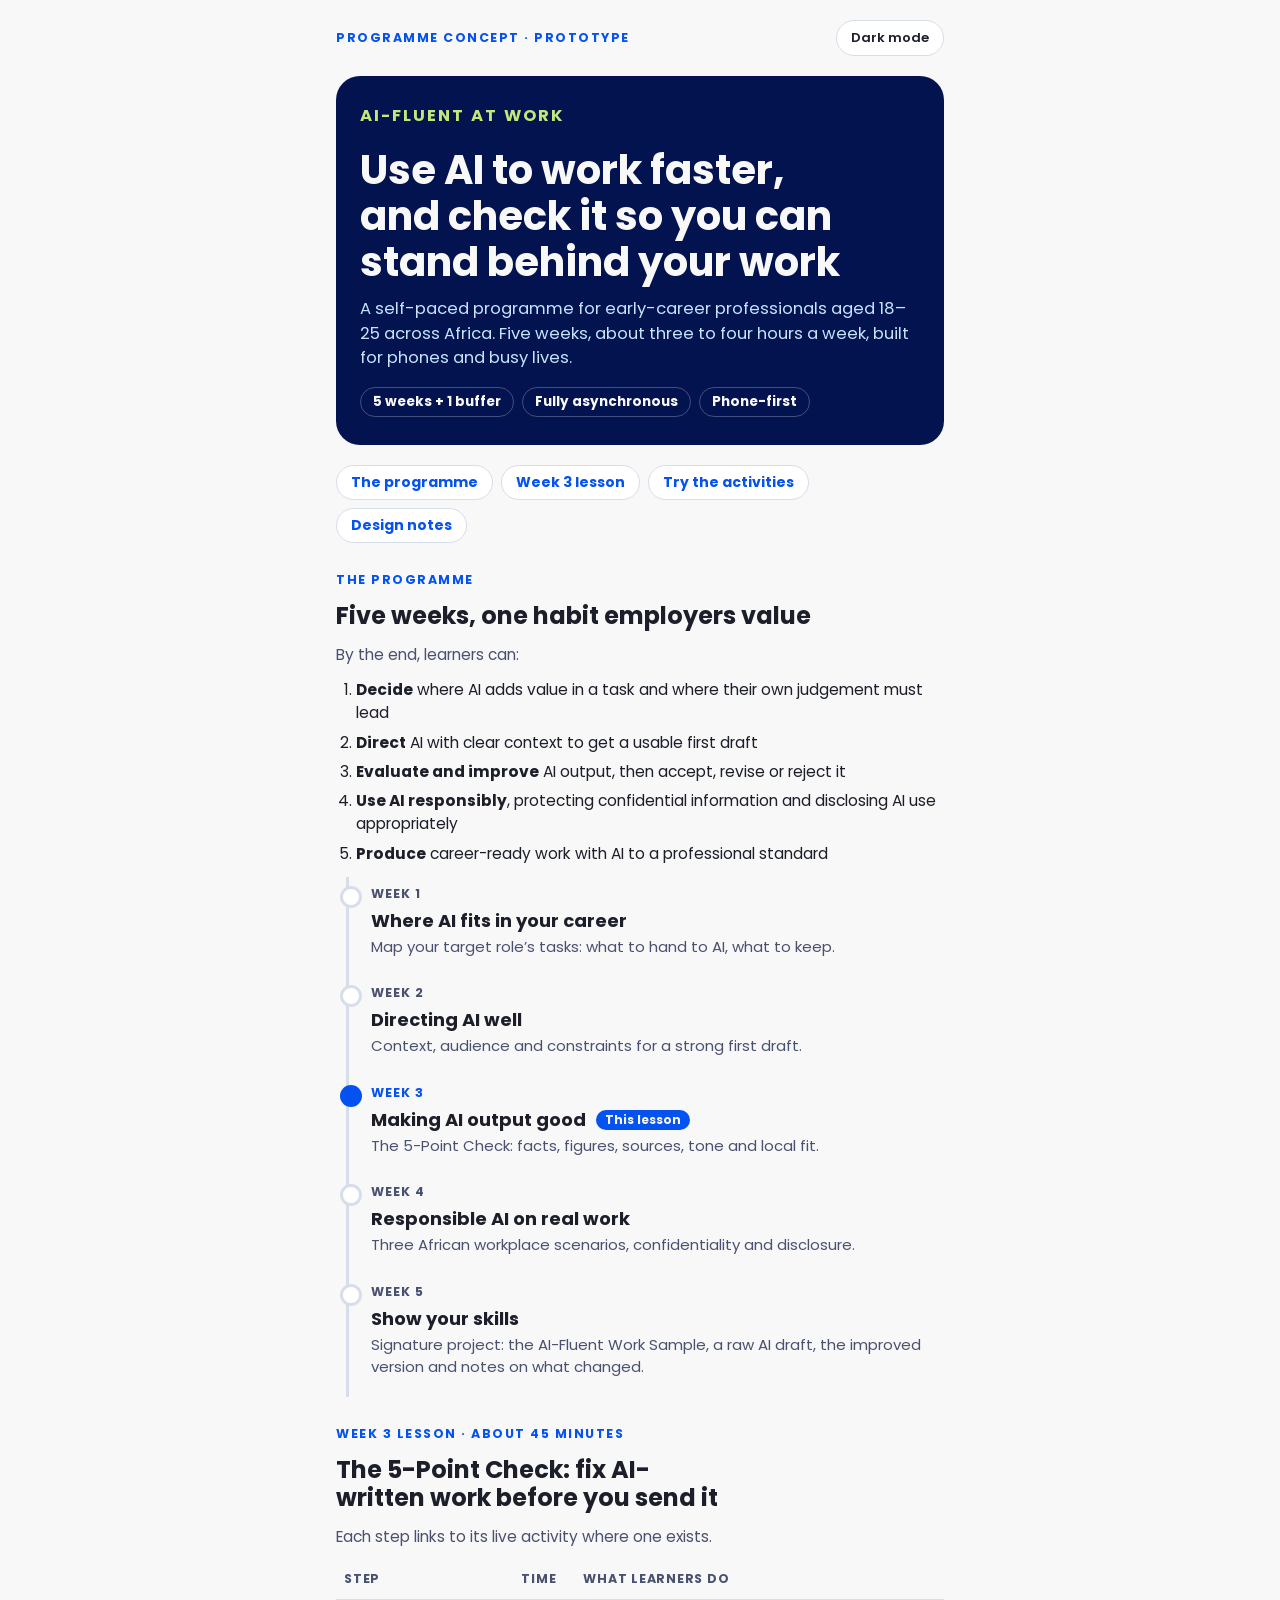
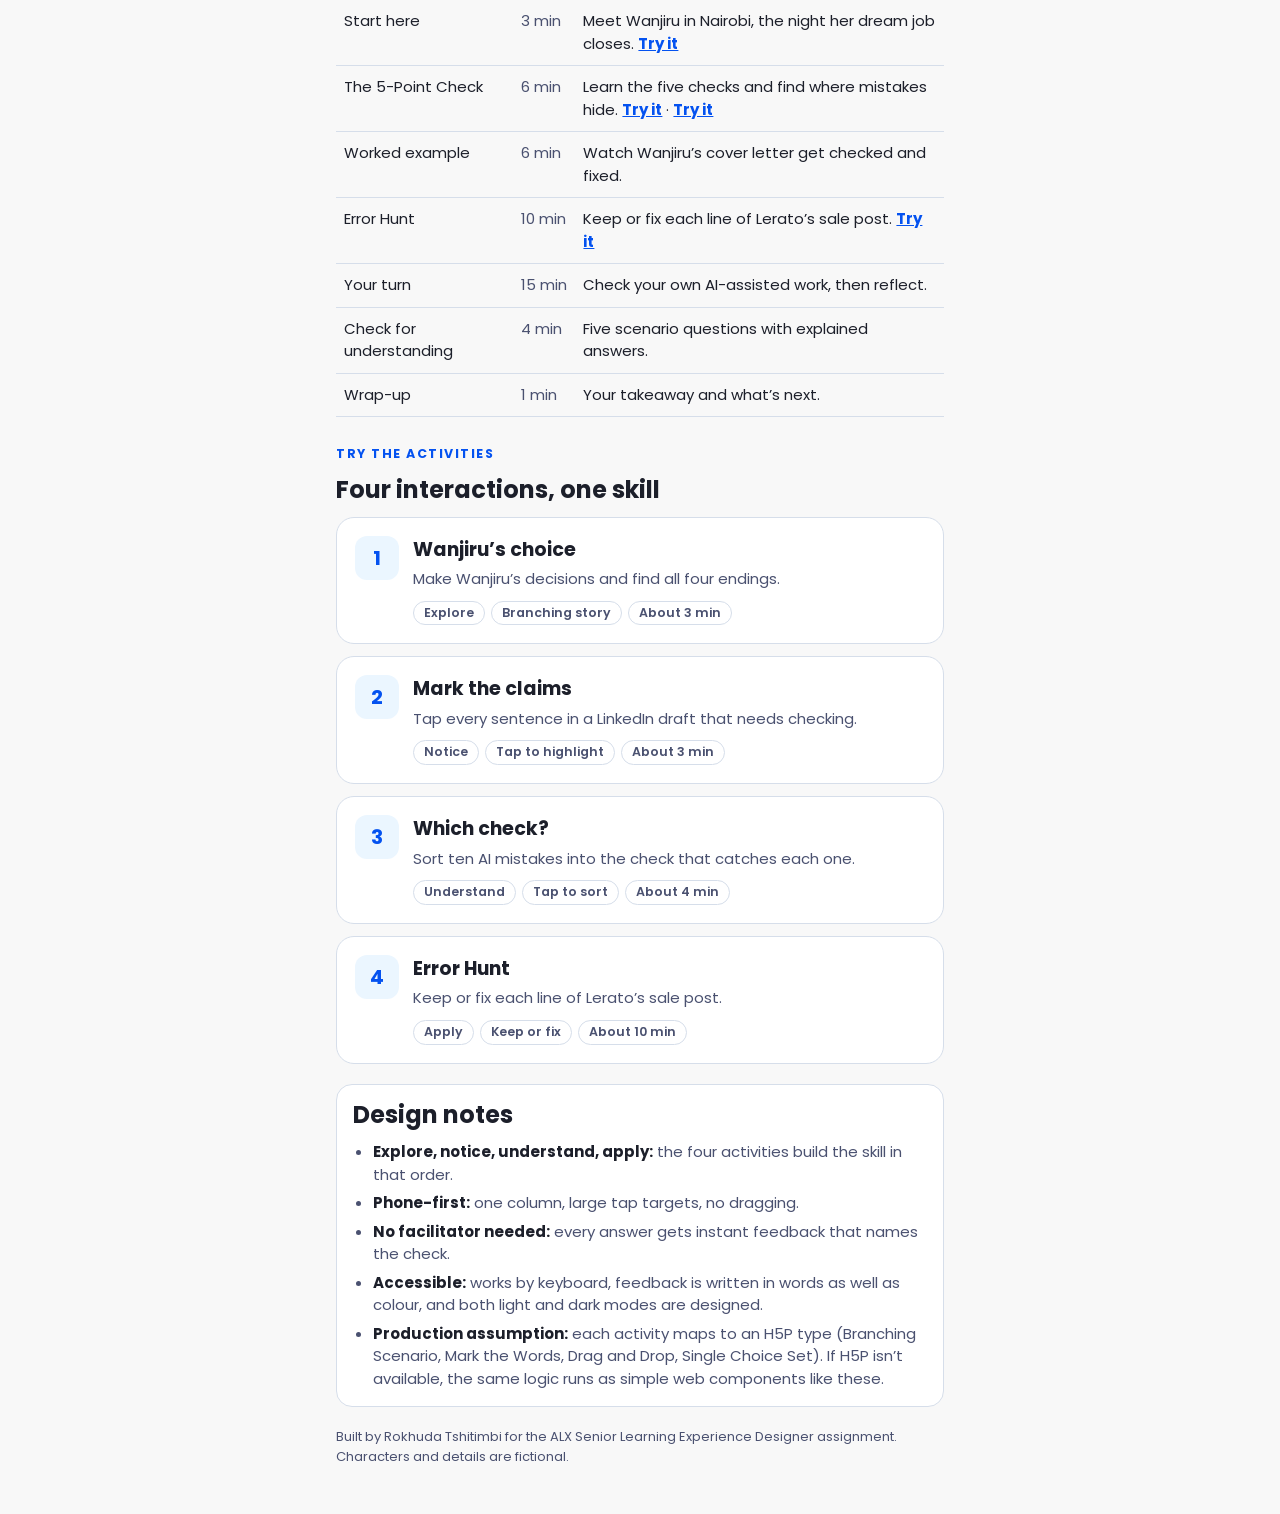
<file: index.html>
<!doctype html>
<html lang="en-GB">
<head>
<meta charset="utf-8">
<meta name="viewport" content="width=device-width, initial-scale=1">
<title>AI-Fluent at Work · Programme concept and prototypes</title>
<meta name="description" content="A five-week, self-paced programme concept for early-career professionals across Africa, with a Week 3 lesson and four clickable activities.">
<link rel="stylesheet" href="https://fonts.googleapis.com/css2?family=Poppins:wght@400;500;600;700&display=swap">
<style>
/* The 5-Point Check prototypes: shared tokens and components.
   Layout: one phone-width column; cards stack; results close each activity. */
/* ALX brand palette (brand.alxafrica.com): Deep Navy, Twilight Blue, CTA Purple, Lime Green, Icy Blue, Pale Sky, Jasmine Yellow */
:root{
  --bg:#F8F8F8; --surface:#FFFFFF; --fg:#1C1F2A; --muted:#4A5170; --line:#D6DEEA;
  --accent:#0452F0; --accent-soft:#EBF6FF; --cta:#5F3DC4;
  --ok:#02803F; --ok-soft:#EEF8D9; --warn:#6B4E00; --warn-soft:#FDE791; --warn-line:#EAB308;
  --ink:#03134F; --on-ink:#F8F8F8; --on-ink-muted:#C5E5FF; --warm:#C4E878;
  --display:"Poppins", Arial, sans-serif; --body:"Poppins", Arial, sans-serif;
}
@media (prefers-color-scheme: dark){:root:not([data-theme="light"]){
  --bg:#03134F; --surface:#0A1D63; --fg:#F8F8F8; --muted:#C5E5FF; --line:#22388A;
  --accent:#C5E5FF; --accent-soft:#13287A; --cta:#B9A6F5;
  --ok:#C4E878; --ok-soft:#1B3A2E; --warn:#FDE791; --warn-soft:#3B3313; --warn-line:#EAB308;
  --ink:#010A30; --on-ink:#F8F8F8; --on-ink-muted:#C5E5FF; --warm:#C4E878; color-scheme:dark}}
:root[data-theme="dark"]{
  --bg:#03134F; --surface:#0A1D63; --fg:#F8F8F8; --muted:#C5E5FF; --line:#22388A;
  --accent:#C5E5FF; --accent-soft:#13287A; --cta:#B9A6F5;
  --ok:#C4E878; --ok-soft:#1B3A2E; --warn:#FDE791; --warn-soft:#3B3313; --warn-line:#EAB308;
  --ink:#010A30; --on-ink:#F8F8F8; --on-ink-muted:#C5E5FF; --warm:#C4E878; color-scheme:dark}

*{box-sizing:border-box}
[hidden]{display:none!important}
body{margin:0;background:var(--bg);color:var(--fg);font-family:var(--body);font-size:16px;line-height:1.5}
.wrap{max-width:640px;margin:0 auto;padding-block:20px 48px;padding-left:max(16px,env(safe-area-inset-left,0px));padding-right:max(16px,env(safe-area-inset-right,0px));display:flex;flex-direction:column;gap:20px}
.top{display:flex;justify-content:space-between;align-items:center;gap:12px;min-height:36px}
.back{font-weight:700;font-size:14px;color:var(--accent);text-decoration:none}
.back:hover{text-decoration:underline}
.theme{font:600 13px var(--body);padding:7px 14px;border-radius:99px;border:1.5px solid var(--line);background:var(--surface);color:var(--fg);cursor:pointer}
.eyebrow{font-size:12.5px;font-weight:700;letter-spacing:.12em;text-transform:uppercase;color:var(--accent);margin:0}
h1{font-family:var(--display);font-size:clamp(26px,6vw,32px);line-height:1.15;margin:6px 0 0;text-wrap:balance}
h2{font-family:var(--display);font-size:22px;line-height:1.2;margin:0;text-wrap:balance}
.intro{margin:0;color:var(--muted);font-size:16.5px}
.card{background:var(--surface);border:1px solid var(--line);border-radius:16px;padding:16px;display:flex;flex-direction:column;gap:12px;min-width:0}
details.facts{background:var(--ok-soft);border-radius:16px;padding:14px 18px}
details.facts summary{font-family:var(--display);font-weight:600;color:var(--ok);cursor:pointer}
details.facts ul{margin:10px 0 2px;padding-left:20px;display:grid;gap:4px}
.progress{display:flex;align-items:center;gap:12px;font-size:14px;color:var(--muted);font-variant-numeric:tabular-nums}
.bar{flex:1;height:8px;border-radius:99px;background:var(--line);overflow:hidden}
.bar i{display:block;height:100%;width:0;background:var(--accent);transition:width .3s}
.btn{font:600 15px var(--body);padding:11px 18px;border-radius:99px;border:2px solid var(--fg);background:transparent;color:var(--fg);cursor:pointer;text-align:center}
.btn:hover:not(:disabled){background:var(--accent-soft)}
.btn.primary{background:var(--cta);color:#FFFFFF;border-color:var(--cta)}
.btn.primary:hover:not(:disabled){background:var(--cta);opacity:.9}
.btn:disabled{cursor:default;opacity:.45}
.btn.chosen{opacity:1;background:var(--fg);color:var(--bg)}
.btn:focus-visible,.theme:focus-visible,.back:focus-visible,a:focus-visible,button:focus-visible{outline:3px solid var(--accent);outline-offset:2px}
.fb{border-radius:12px;padding:12px 14px;font-size:15px;display:flex;flex-direction:column;gap:4px}
.fb.right{background:var(--ok-soft)} .fb.wrong{background:var(--warn-soft)}
.fb strong{font-family:var(--display);font-weight:600}
.fb.right strong{color:var(--ok)} .fb.wrong strong{color:var(--warn)}
.tag{align-self:flex-start;font-size:12px;font-weight:700;letter-spacing:.06em;text-transform:uppercase;color:var(--muted)}
.result{background:var(--ink);color:var(--on-ink);border-radius:20px;padding:22px;display:flex;flex-direction:column;gap:10px}
.result .eyebrow{color:var(--warm)}
.result h2{color:var(--on-ink)}
.result p{margin:0;color:var(--on-ink-muted)}
.score{font-family:var(--display);font-size:44px;font-weight:700;line-height:1;font-variant-numeric:tabular-nums}
.again{align-self:flex-start;font:600 15px var(--body);padding:10px 22px;border-radius:99px;border:0;background:var(--warm);color:#03134F;cursor:pointer}
footer{font-size:13px;color:var(--muted)}
@media (prefers-reduced-motion:reduce){*{transition:none!important;scroll-behavior:auto!important}}
</style>
<script>
// Light/dark toggle. Follows the device setting until the learner chooses.
(function(){
  var root = document.documentElement;
  try { var saved = localStorage.getItem("theme"); if (saved) root.setAttribute("data-theme", saved); } catch(e) {}
  function current(){
    var t = root.getAttribute("data-theme");
    if (t) return t;
    return matchMedia("(prefers-color-scheme: dark)").matches ? "dark" : "light";
  }
  function label(btn){
    var next = current() === "dark" ? "light" : "dark";
    btn.textContent = next === "dark" ? "Dark mode" : "Light mode";
    btn.setAttribute("aria-label", "Switch to " + next + " mode");
  }
  document.addEventListener("DOMContentLoaded", function(){
    var btn = document.getElementById("theme");
    if (!btn) return;
    label(btn);
    btn.addEventListener("click", function(){
      var next = current() === "dark" ? "light" : "dark";
      root.setAttribute("data-theme", next);
      try { localStorage.setItem("theme", next); } catch(e) {}
      label(btn);
    });
  });
})();
</script>
<style>
.hero{background:var(--ink);color:var(--on-ink);border-radius:24px;padding:28px 24px;display:flex;flex-direction:column;gap:12px}
.hero .eyebrow{color:var(--warm)}
.hero h1{color:var(--on-ink);font-size:clamp(30px,7vw,40px)}
.hero p{margin:0;color:var(--on-ink-muted);font-size:16.5px}
.facts-row{display:flex;flex-wrap:wrap;gap:8px;margin:4px 0 0;padding:0;list-style:none}
.facts-row li{font-size:13.5px;font-weight:700;border:1px solid rgba(255,255,255,.25);border-radius:99px;padding:4px 12px;color:var(--on-ink)}
.jump{display:flex;flex-wrap:wrap;gap:8px}
.jump a{font-size:14px;font-weight:700;color:var(--accent);text-decoration:none;border:1.5px solid var(--line);border-radius:99px;padding:6px 14px;background:var(--surface)}
.jump a:hover{border-color:var(--accent)}
.sec{display:flex;flex-direction:column;gap:12px;scroll-margin-top:16px}
.sec > .eyebrow{margin-top:8px}
.sec h2{font-size:24px}
.sub{margin:0;color:var(--muted);font-size:15.5px}
.weeks{list-style:none;margin:0;padding:0;display:flex;flex-direction:column;gap:0;border-left:3px solid var(--line);margin-left:10px}
.weeks li{position:relative;padding:4px 0 18px 22px}
.weeks li::before{content:"";position:absolute;left:-9.5px;top:9px;width:16px;height:16px;border-radius:50%;background:var(--surface);border:3px solid var(--line)}
.weeks li.here::before{background:var(--accent);border-color:var(--accent)}
.weeks .wk{font-size:12.5px;font-weight:700;letter-spacing:.08em;text-transform:uppercase;color:var(--muted)}
.weeks li.here .wk{color:var(--accent)}
.weeks h3{font-family:var(--display);font-size:18px;margin:2px 0 0}
.weeks p{margin:2px 0 0;color:var(--muted);font-size:15px}
.here-tag{display:inline-block;margin-left:6px;font-size:12px;font-weight:700;background:var(--accent);color:var(--bg);border-radius:99px;padding:1px 9px;vertical-align:2px}
.outcomes{margin:0;padding-left:20px;display:grid;gap:6px;font-size:15.5px}
.outcomes b{color:var(--fg)}
.steps{width:100%;border-collapse:collapse;font-size:15px}
.steps th,.steps td{text-align:left;padding:10px 8px;border-bottom:1px solid var(--line);vertical-align:top}
.steps th{font-size:12.5px;letter-spacing:.06em;text-transform:uppercase;color:var(--muted)}
.steps td.min{white-space:nowrap;font-variant-numeric:tabular-nums;color:var(--muted)}
.steps a{color:var(--accent);font-weight:700}
.tablewrap{overflow-x:auto}
.acts{display:flex;flex-direction:column;gap:12px;list-style:none;margin:0;padding:0}
.act{display:grid;grid-template-columns:44px 1fr;gap:14px;align-items:start;text-decoration:none;color:inherit;background:var(--surface);border:1px solid var(--line);border-radius:18px;padding:18px}
.act:hover{border-color:var(--accent)}
.n{font-family:var(--display);font-weight:700;font-size:20px;width:44px;height:44px;border-radius:12px;display:grid;place-items:center;background:var(--accent-soft);color:var(--accent)}
.act h3{font-family:var(--display);font-size:19px;margin:0}
.act p{margin:4px 0 0;color:var(--muted);font-size:15px}
.meta{display:flex;flex-wrap:wrap;gap:6px;margin:10px 0 0;padding:0;list-style:none}
.meta li{font-size:12.5px;font-weight:600;border:1px solid var(--line);border-radius:99px;padding:2px 10px;color:var(--muted)}
.why ul{margin:0;padding-left:20px;display:grid;gap:6px;color:var(--muted);font-size:15px}
.why b{color:var(--fg)}
</style>
</head>
<body>
<main class="wrap">
  <div class="top"><span class="eyebrow">Programme concept · Prototype</span><button class="theme" id="theme" type="button">Dark mode</button></div>

  <section class="hero">
    <p class="eyebrow">AI-Fluent at Work</p>
    <h1>Use AI to work faster, and check it so you can stand behind your work</h1>
    <p>A self-paced programme for early-career professionals aged 18–25 across Africa. Five weeks, about three to four hours a week, built for phones and busy lives.</p>
    <ul class="facts-row"><li>5 weeks + 1 buffer</li><li>Fully asynchronous</li><li>Phone-first</li></ul>
  </section>

  <nav class="jump" aria-label="On this page">
    <a href="#programme">The programme</a><a href="#lesson">Week 3 lesson</a><a href="#try">Try the activities</a><a href="#design">Design notes</a>
  </nav>

  <section class="sec" id="programme">
    <p class="eyebrow">The programme</p>
    <h2>Five weeks, one habit employers value</h2>
    <p class="sub">By the end, learners can:</p>
    <ol class="outcomes">
      <li><b>Decide</b> where AI adds value in a task and where their own judgement must lead</li>
      <li><b>Direct</b> AI with clear context to get a usable first draft</li>
      <li><b>Evaluate and improve</b> AI output, then accept, revise or reject it</li>
      <li><b>Use AI responsibly</b>, protecting confidential information and disclosing AI use appropriately</li>
      <li><b>Produce</b> career-ready work with AI to a professional standard</li>
    </ol>
    <ol class="weeks">
      <li><span class="wk">Week 1</span><h3>Where AI fits in your career</h3><p>Map your target role’s tasks: what to hand to AI, what to keep.</p></li>
      <li><span class="wk">Week 2</span><h3>Directing AI well</h3><p>Context, audience and constraints for a strong first draft.</p></li>
      <li class="here"><span class="wk">Week 3</span><h3>Making AI output good <span class="here-tag">This lesson</span></h3><p>The 5-Point Check: facts, figures, sources, tone and local fit.</p></li>
      <li><span class="wk">Week 4</span><h3>Responsible AI on real work</h3><p>Three African workplace scenarios, confidentiality and disclosure.</p></li>
      <li><span class="wk">Week 5</span><h3>Show your skills</h3><p>Signature project: the AI-Fluent Work Sample, a raw AI draft, the improved version and notes on what changed.</p></li>
    </ol>
  </section>

  <section class="sec" id="lesson">
    <p class="eyebrow">Week 3 lesson · About 45 minutes</p>
    <h2>The 5-Point Check: fix AI-written work before you send it</h2>
    <p class="sub">Each step links to its live activity where one exists.</p>
    <div class="tablewrap">
      <table class="steps">
        <tr><th>Step</th><th>Time</th><th>What learners do</th></tr>
        <tr><td>Start here</td><td class="min">3 min</td><td>Meet Wanjiru in Nairobi, the night her dream job closes. <a href="wanjirus-choice.html">Try it</a></td></tr>
        <tr><td>The 5-Point Check</td><td class="min">6 min</td><td>Learn the five checks and find where mistakes hide. <a href="mark-claims.html">Try it</a> · <a href="which-check.html">Try it</a></td></tr>
        <tr><td>Worked example</td><td class="min">6 min</td><td>Watch Wanjiru’s cover letter get checked and fixed.</td></tr>
        <tr><td>Error Hunt</td><td class="min">10 min</td><td>Keep or fix each line of Lerato’s sale post. <a href="error-hunt.html">Try it</a></td></tr>
        <tr><td>Your turn</td><td class="min">15 min</td><td>Check your own AI-assisted work, then reflect.</td></tr>
        <tr><td>Check for understanding</td><td class="min">4 min</td><td>Five scenario questions with explained answers.</td></tr>
        <tr><td>Wrap-up</td><td class="min">1 min</td><td>Your takeaway and what’s next.</td></tr>
      </table>
    </div>
  </section>

  <section class="sec" id="try">
    <p class="eyebrow">Try the activities</p>
    <h2>Four interactions, one skill</h2>
    <ol class="acts">
      <li><a class="act" href="wanjirus-choice.html"><span class="n">1</span><div><h3>Wanjiru’s choice</h3><p>Make Wanjiru’s decisions and find all four endings.</p><ul class="meta"><li>Explore</li><li>Branching story</li><li>About 3 min</li></ul></div></a></li>
      <li><a class="act" href="mark-claims.html"><span class="n">2</span><div><h3>Mark the claims</h3><p>Tap every sentence in a LinkedIn draft that needs checking.</p><ul class="meta"><li>Notice</li><li>Tap to highlight</li><li>About 3 min</li></ul></div></a></li>
      <li><a class="act" href="which-check.html"><span class="n">3</span><div><h3>Which check?</h3><p>Sort ten AI mistakes into the check that catches each one.</p><ul class="meta"><li>Understand</li><li>Tap to sort</li><li>About 4 min</li></ul></div></a></li>
      <li><a class="act" href="error-hunt.html"><span class="n">4</span><div><h3>Error Hunt</h3><p>Keep or fix each line of Lerato’s sale post.</p><ul class="meta"><li>Apply</li><li>Keep or fix</li><li>About 10 min</li></ul></div></a></li>
    </ol>
  </section>

  <section class="sec card why" id="design">
    <h2>Design notes</h2>
    <ul>
      <li><b>Explore, notice, understand, apply:</b> the four activities build the skill in that order.</li>
      <li><b>Phone-first:</b> one column, large tap targets, no dragging.</li>
      <li><b>No facilitator needed:</b> every answer gets instant feedback that names the check.</li>
      <li><b>Accessible:</b> works by keyboard, feedback is written in words as well as colour, and both light and dark modes are designed.</li>
      <li><b>Production assumption:</b> each activity maps to an H5P type (Branching Scenario, Mark the Words, Drag and Drop, Single Choice Set). If H5P isn’t available, the same logic runs as simple web components like these.</li>
    </ul>
  </section>

  <footer>Built by Rokhuda Tshitimbi for the ALX Senior Learning Experience Designer assignment. Characters and details are fictional.</footer>
</main>
</body>
</html>
</file>
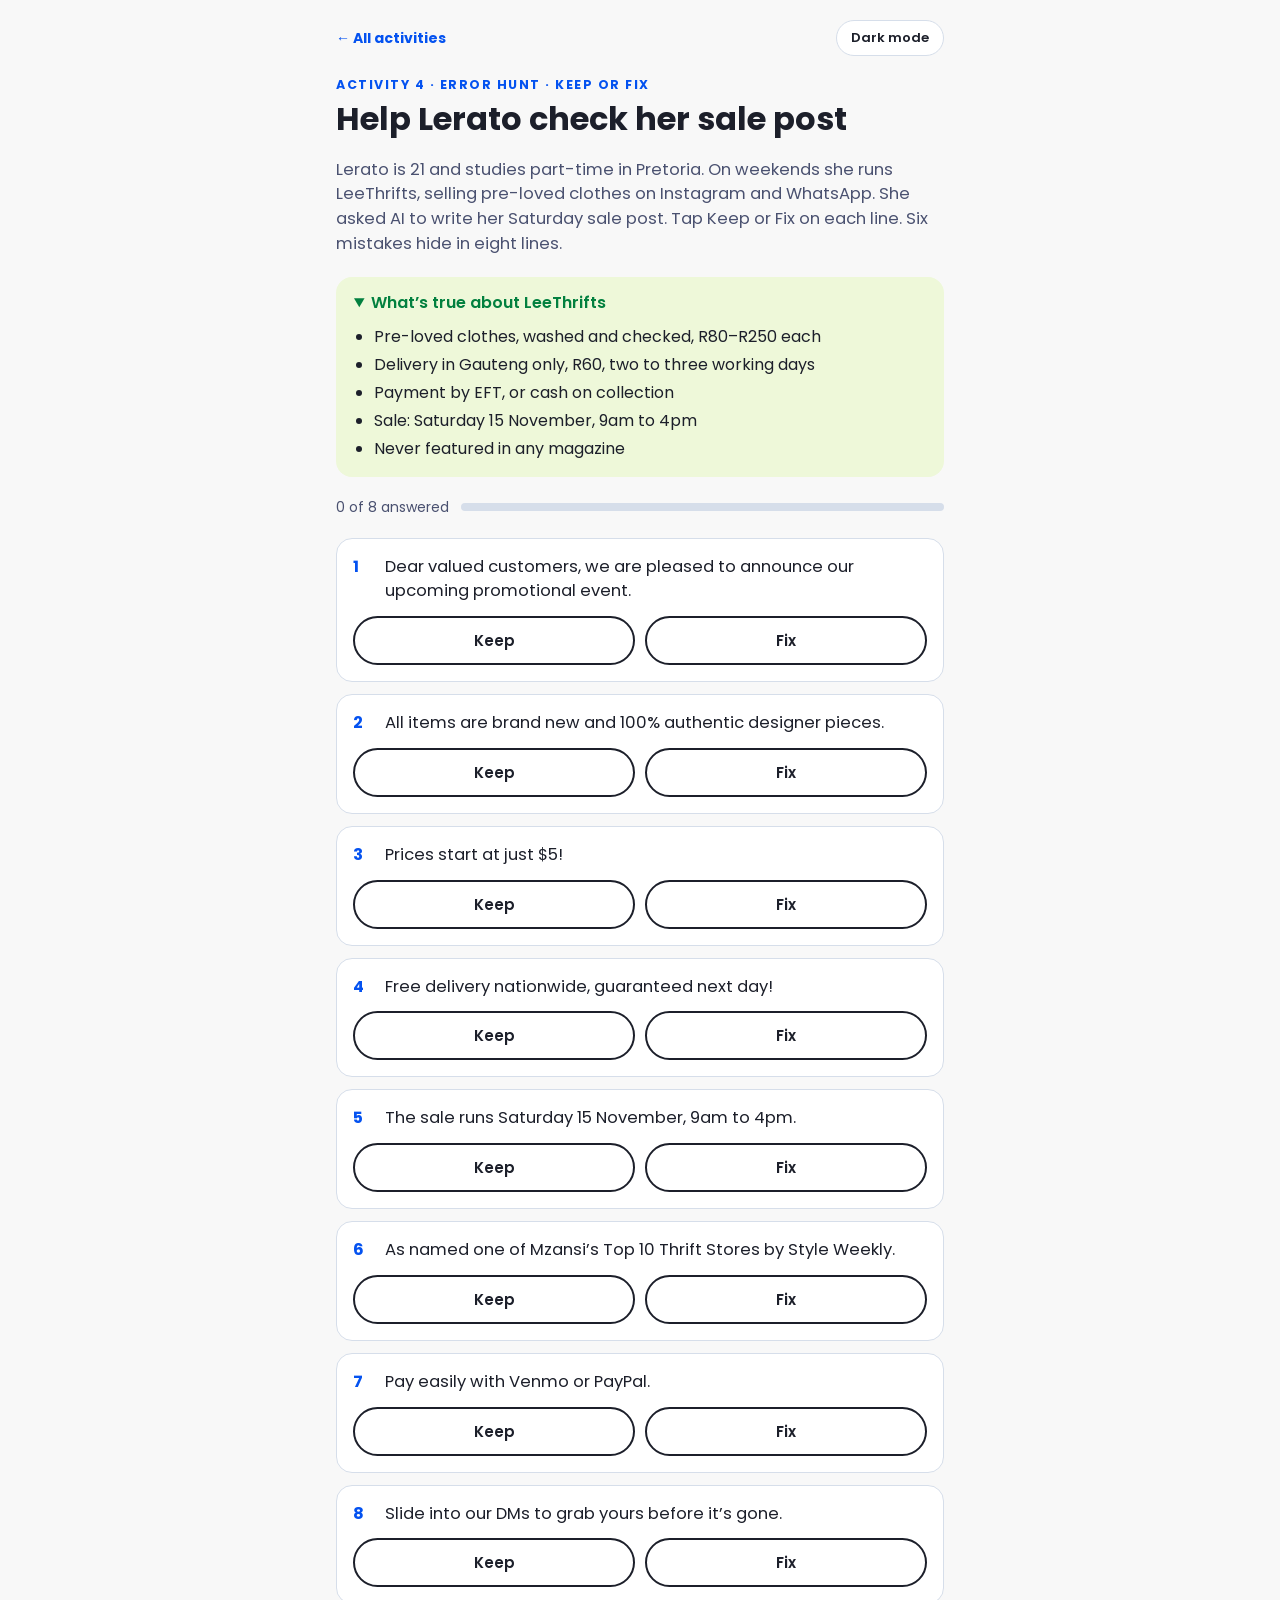
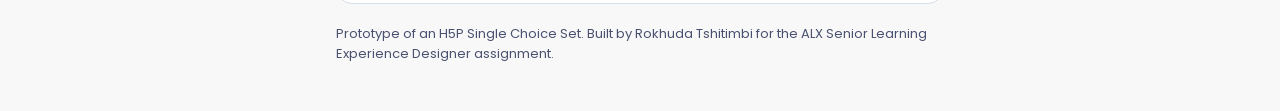
<file: error-hunt.html>
<!doctype html>
<html lang="en-GB">
<head>
<meta charset="utf-8">
<meta name="viewport" content="width=device-width, initial-scale=1">
<title>Error Hunt · The 5-Point Check</title>
<link rel="stylesheet" href="https://fonts.googleapis.com/css2?family=Poppins:wght@400;500;600;700&display=swap">
<style>
/* The 5-Point Check prototypes: shared tokens and components.
   Layout: one phone-width column; cards stack; results close each activity. */
/* ALX brand palette (brand.alxafrica.com): Deep Navy, Twilight Blue, CTA Purple, Lime Green, Icy Blue, Pale Sky, Jasmine Yellow */
:root{
  --bg:#F8F8F8; --surface:#FFFFFF; --fg:#1C1F2A; --muted:#4A5170; --line:#D6DEEA;
  --accent:#0452F0; --accent-soft:#EBF6FF; --cta:#5F3DC4;
  --ok:#02803F; --ok-soft:#EEF8D9; --warn:#6B4E00; --warn-soft:#FDE791; --warn-line:#EAB308;
  --ink:#03134F; --on-ink:#F8F8F8; --on-ink-muted:#C5E5FF; --warm:#C4E878;
  --display:"Poppins", Arial, sans-serif; --body:"Poppins", Arial, sans-serif;
}
@media (prefers-color-scheme: dark){:root:not([data-theme="light"]){
  --bg:#03134F; --surface:#0A1D63; --fg:#F8F8F8; --muted:#C5E5FF; --line:#22388A;
  --accent:#C5E5FF; --accent-soft:#13287A; --cta:#B9A6F5;
  --ok:#C4E878; --ok-soft:#1B3A2E; --warn:#FDE791; --warn-soft:#3B3313; --warn-line:#EAB308;
  --ink:#010A30; --on-ink:#F8F8F8; --on-ink-muted:#C5E5FF; --warm:#C4E878; color-scheme:dark}}
:root[data-theme="dark"]{
  --bg:#03134F; --surface:#0A1D63; --fg:#F8F8F8; --muted:#C5E5FF; --line:#22388A;
  --accent:#C5E5FF; --accent-soft:#13287A; --cta:#B9A6F5;
  --ok:#C4E878; --ok-soft:#1B3A2E; --warn:#FDE791; --warn-soft:#3B3313; --warn-line:#EAB308;
  --ink:#010A30; --on-ink:#F8F8F8; --on-ink-muted:#C5E5FF; --warm:#C4E878; color-scheme:dark}

*{box-sizing:border-box}
[hidden]{display:none!important}
body{margin:0;background:var(--bg);color:var(--fg);font-family:var(--body);font-size:16px;line-height:1.5}
.wrap{max-width:640px;margin:0 auto;padding-block:20px 48px;padding-left:max(16px,env(safe-area-inset-left,0px));padding-right:max(16px,env(safe-area-inset-right,0px));display:flex;flex-direction:column;gap:20px}
.top{display:flex;justify-content:space-between;align-items:center;gap:12px;min-height:36px}
.back{font-weight:700;font-size:14px;color:var(--accent);text-decoration:none}
.back:hover{text-decoration:underline}
.theme{font:600 13px var(--body);padding:7px 14px;border-radius:99px;border:1.5px solid var(--line);background:var(--surface);color:var(--fg);cursor:pointer}
.eyebrow{font-size:12.5px;font-weight:700;letter-spacing:.12em;text-transform:uppercase;color:var(--accent);margin:0}
h1{font-family:var(--display);font-size:clamp(26px,6vw,32px);line-height:1.15;margin:6px 0 0;text-wrap:balance}
h2{font-family:var(--display);font-size:22px;line-height:1.2;margin:0;text-wrap:balance}
.intro{margin:0;color:var(--muted);font-size:16.5px}
.card{background:var(--surface);border:1px solid var(--line);border-radius:16px;padding:16px;display:flex;flex-direction:column;gap:12px;min-width:0}
details.facts{background:var(--ok-soft);border-radius:16px;padding:14px 18px}
details.facts summary{font-family:var(--display);font-weight:600;color:var(--ok);cursor:pointer}
details.facts ul{margin:10px 0 2px;padding-left:20px;display:grid;gap:4px}
.progress{display:flex;align-items:center;gap:12px;font-size:14px;color:var(--muted);font-variant-numeric:tabular-nums}
.bar{flex:1;height:8px;border-radius:99px;background:var(--line);overflow:hidden}
.bar i{display:block;height:100%;width:0;background:var(--accent);transition:width .3s}
.btn{font:600 15px var(--body);padding:11px 18px;border-radius:99px;border:2px solid var(--fg);background:transparent;color:var(--fg);cursor:pointer;text-align:center}
.btn:hover:not(:disabled){background:var(--accent-soft)}
.btn.primary{background:var(--cta);color:#FFFFFF;border-color:var(--cta)}
.btn.primary:hover:not(:disabled){background:var(--cta);opacity:.9}
.btn:disabled{cursor:default;opacity:.45}
.btn.chosen{opacity:1;background:var(--fg);color:var(--bg)}
.btn:focus-visible,.theme:focus-visible,.back:focus-visible,a:focus-visible,button:focus-visible{outline:3px solid var(--accent);outline-offset:2px}
.fb{border-radius:12px;padding:12px 14px;font-size:15px;display:flex;flex-direction:column;gap:4px}
.fb.right{background:var(--ok-soft)} .fb.wrong{background:var(--warn-soft)}
.fb strong{font-family:var(--display);font-weight:600}
.fb.right strong{color:var(--ok)} .fb.wrong strong{color:var(--warn)}
.tag{align-self:flex-start;font-size:12px;font-weight:700;letter-spacing:.06em;text-transform:uppercase;color:var(--muted)}
.result{background:var(--ink);color:var(--on-ink);border-radius:20px;padding:22px;display:flex;flex-direction:column;gap:10px}
.result .eyebrow{color:var(--warm)}
.result h2{color:var(--on-ink)}
.result p{margin:0;color:var(--on-ink-muted)}
.score{font-family:var(--display);font-size:44px;font-weight:700;line-height:1;font-variant-numeric:tabular-nums}
.again{align-self:flex-start;font:600 15px var(--body);padding:10px 22px;border-radius:99px;border:0;background:var(--warm);color:#03134F;cursor:pointer}
footer{font-size:13px;color:var(--muted)}
@media (prefers-reduced-motion:reduce){*{transition:none!important;scroll-behavior:auto!important}}
</style>
<script>
// Light/dark toggle. Follows the device setting until the learner chooses.
(function(){
  var root = document.documentElement;
  try { var saved = localStorage.getItem("theme"); if (saved) root.setAttribute("data-theme", saved); } catch(e) {}
  function current(){
    var t = root.getAttribute("data-theme");
    if (t) return t;
    return matchMedia("(prefers-color-scheme: dark)").matches ? "dark" : "light";
  }
  function label(btn){
    var next = current() === "dark" ? "light" : "dark";
    btn.textContent = next === "dark" ? "Dark mode" : "Light mode";
    btn.setAttribute("aria-label", "Switch to " + next + " mode");
  }
  document.addEventListener("DOMContentLoaded", function(){
    var btn = document.getElementById("theme");
    if (!btn) return;
    label(btn);
    btn.addEventListener("click", function(){
      var next = current() === "dark" ? "light" : "dark";
      root.setAttribute("data-theme", next);
      try { localStorage.setItem("theme", next); } catch(e) {}
      label(btn);
    });
  });
})();
</script>
<style>
.lines{display:flex;flex-direction:column;gap:12px;list-style:none;margin:0;padding:0}
.card.right{border-color:var(--ok)} .card.wrong{border-color:var(--warn-line)}
.q{display:flex;gap:12px;align-items:flex-start}
.num{font-family:var(--display);font-weight:700;color:var(--accent);min-width:20px}
.q p{margin:0;font-size:16.5px;min-width:0}
.btns{display:flex;gap:10px} .btns .btn{flex:1}
</style>
</head>
<body>
<main class="wrap">
  <div class="top"><a class="back" href="index.html">← All activities</a><button class="theme" id="theme" type="button">Dark mode</button></div>
  <header>
    <p class="eyebrow">Activity 4 · Error Hunt · Keep or fix</p>
    <h1>Help Lerato check her sale post</h1>
  </header>
  <p class="intro">Lerato is 21 and studies part-time in Pretoria. On weekends she runs LeeThrifts, selling pre-loved clothes on Instagram and WhatsApp. She asked AI to write her Saturday sale post. Tap Keep or Fix on each line. Six mistakes hide in eight lines.</p>
  <details class="facts" open>
    <summary>What’s true about LeeThrifts</summary>
    <ul>
      <li>Pre-loved clothes, washed and checked, R80–R250 each</li>
      <li>Delivery in Gauteng only, R60, two to three working days</li>
      <li>Payment by EFT, or cash on collection</li>
      <li>Sale: Saturday 15 November, 9am to 4pm</li>
      <li>Never featured in any magazine</li>
    </ul>
  </details>
  <div class="progress"><span id="count">0 of 8 answered</span><div class="bar" aria-hidden="true"><i id="fill"></i></div></div>
  <ol class="lines" id="lines"></ol>
  <section class="result" id="result" hidden aria-live="polite">
    <p class="eyebrow">Your result</p>
    <div class="score" id="score"></div>
    <h2 id="band"></h2>
    <p id="advice"></p>
    <button class="again" id="again" type="button">Try again</button>
  </section>
  <footer>Prototype of an H5P Single Choice Set. Built by Rokhuda Tshitimbi for the ALX Senior Learning Experience Designer assignment.</footer>
</main>
<script>
const ITEMS = [
  {t:"Dear valued customers, we are pleased to announce our upcoming promotional event.", a:"fix", c:"Tone", w:"This is Instagram, not a bank letter. Lerato would say something like “Hey fam, sale day is here.”"},
  {t:"All items are brand new and 100% authentic designer pieces.", a:"fix", c:"Facts", w:"The clothes are pre-loved, and she can’t promise designer labels."},
  {t:"Prices start at just $5!", a:"fix", c:"Local fit", w:"Rands, not dollars, and prices start at R80."},
  {t:"Free delivery nationwide, guaranteed next day!", a:"fix", c:"Facts", w:"Delivery is R60, Gauteng only, in two to three working days. A promise she can’t keep costs her customers’ trust."},
  {t:"The sale runs Saturday 15 November, 9am to 4pm.", a:"keep", c:"No change needed", w:"Correct as written. Spotting what’s right matters too."},
  {t:"As named one of Mzansi’s Top 10 Thrift Stores by Style Weekly.", a:"fix", c:"Sources", w:"Lerato has never been featured. AI invents awards and press to sound convincing."},
  {t:"Pay easily with Venmo or PayPal.", a:"fix", c:"Local fit", w:"Venmo isn’t used in South Africa. Lerato takes EFT or cash."},
  {t:"Slide into our DMs to grab yours before it’s gone.", a:"keep", c:"No change needed", w:"It sounds like her, with a clear call to action."}
];
let answers = {};
const list = document.getElementById("lines");
function render(){
  list.innerHTML = "";
  ITEMS.forEach((it, i) => {
    const li = document.createElement("li");
    li.className = "card";
    li.innerHTML = `<div class="q"><span class="num">${i+1}</span><p>${it.t}</p></div>
      <div class="btns" role="group" aria-label="Line ${i+1}">
        <button class="btn" type="button" id="keep-${i}" data-i="${i}" data-v="keep">Keep</button>
        <button class="btn" type="button" id="fix-${i}" data-i="${i}" data-v="fix">Fix</button>
      </div>
      <div class="fb" hidden aria-live="polite"></div>`;
    list.appendChild(li);
  });
}
function answer(i, v){
  if (answers[i]) return;
  answers[i] = v;
  const it = ITEMS[i], li = list.children[i], ok = v === it.a;
  li.classList.add(ok ? "right" : "wrong");
  li.querySelectorAll("button").forEach(b => { b.disabled = true; if (b.dataset.v === v) b.classList.add("chosen"); });
  const fb = li.querySelector(".fb");
  fb.className = "fb " + (ok ? "right" : "wrong");
  const verdict = ok ? "Spot on." : (it.a === "keep" ? "This one was fine." : "Not quite. This line needs fixing.");
  fb.innerHTML = `<strong>${verdict}</strong><span class="tag">${it.c}</span><span>${it.w}</span>`;
  fb.hidden = false;
  update();
}
function update(){
  const n = Object.keys(answers).length;
  document.getElementById("count").textContent = `${n} of 8 answered`;
  document.getElementById("fill").style.width = (n/8*100) + "%";
  if (n < 8) return;
  const right = ITEMS.filter((it,i) => answers[i] === it.a).length;
  const missed = [...new Set(ITEMS.filter((it,i) => answers[i] !== it.a && it.a === "fix").map(it => it.c))];
  document.getElementById("score").textContent = `${right} / 8`;
  let band, advice;
  if (right >= 7){ band = "Sharp eye. You’re ready for your own task."; advice = "Next, run the same check on something AI wrote for you."; }
  else if (right >= 4){ band = "Good start."; advice = "Look again at the lines you missed and find which check catches each one."; }
  else { band = "Worth another go."; advice = "Revisit Wanjiru’s worked example, then try this again."; }
  if (missed.length) advice += ` Checks to practise: ${missed.join(", ")}.`;
  document.getElementById("band").textContent = band;
  document.getElementById("advice").textContent = advice;
  const r = document.getElementById("result");
  r.hidden = false;
  r.scrollIntoView({block:"nearest"});
}
list.addEventListener("click", e => { const b = e.target.closest("button[data-v]"); if (b) answer(+b.dataset.i, b.dataset.v); });
document.getElementById("again").addEventListener("click", () => { answers = {}; render(); update(); document.getElementById("result").hidden = true; list.scrollIntoView({block:"start"}); });
render(); update();
</script>
</body>
</html>
</file>
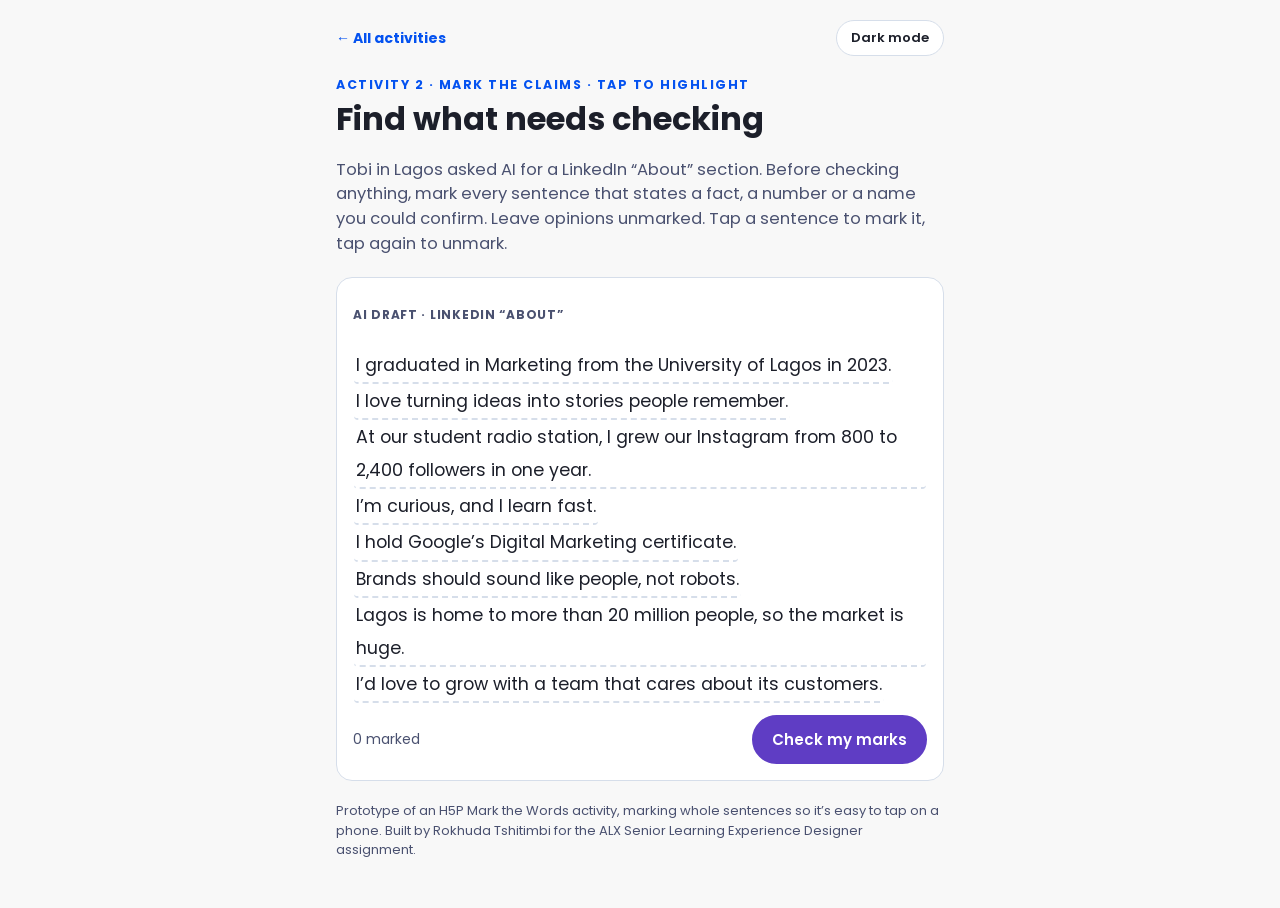
<file: mark-claims.html>
<!doctype html>
<html lang="en-GB">
<head>
<meta charset="utf-8">
<meta name="viewport" content="width=device-width, initial-scale=1">
<title>Mark the Claims · The 5-Point Check</title>
<link rel="stylesheet" href="https://fonts.googleapis.com/css2?family=Poppins:wght@400;500;600;700&display=swap">
<style>
/* The 5-Point Check prototypes: shared tokens and components.
   Layout: one phone-width column; cards stack; results close each activity. */
/* ALX brand palette (brand.alxafrica.com): Deep Navy, Twilight Blue, CTA Purple, Lime Green, Icy Blue, Pale Sky, Jasmine Yellow */
:root{
  --bg:#F8F8F8; --surface:#FFFFFF; --fg:#1C1F2A; --muted:#4A5170; --line:#D6DEEA;
  --accent:#0452F0; --accent-soft:#EBF6FF; --cta:#5F3DC4;
  --ok:#02803F; --ok-soft:#EEF8D9; --warn:#6B4E00; --warn-soft:#FDE791; --warn-line:#EAB308;
  --ink:#03134F; --on-ink:#F8F8F8; --on-ink-muted:#C5E5FF; --warm:#C4E878;
  --display:"Poppins", Arial, sans-serif; --body:"Poppins", Arial, sans-serif;
}
@media (prefers-color-scheme: dark){:root:not([data-theme="light"]){
  --bg:#03134F; --surface:#0A1D63; --fg:#F8F8F8; --muted:#C5E5FF; --line:#22388A;
  --accent:#C5E5FF; --accent-soft:#13287A; --cta:#B9A6F5;
  --ok:#C4E878; --ok-soft:#1B3A2E; --warn:#FDE791; --warn-soft:#3B3313; --warn-line:#EAB308;
  --ink:#010A30; --on-ink:#F8F8F8; --on-ink-muted:#C5E5FF; --warm:#C4E878; color-scheme:dark}}
:root[data-theme="dark"]{
  --bg:#03134F; --surface:#0A1D63; --fg:#F8F8F8; --muted:#C5E5FF; --line:#22388A;
  --accent:#C5E5FF; --accent-soft:#13287A; --cta:#B9A6F5;
  --ok:#C4E878; --ok-soft:#1B3A2E; --warn:#FDE791; --warn-soft:#3B3313; --warn-line:#EAB308;
  --ink:#010A30; --on-ink:#F8F8F8; --on-ink-muted:#C5E5FF; --warm:#C4E878; color-scheme:dark}

*{box-sizing:border-box}
[hidden]{display:none!important}
body{margin:0;background:var(--bg);color:var(--fg);font-family:var(--body);font-size:16px;line-height:1.5}
.wrap{max-width:640px;margin:0 auto;padding-block:20px 48px;padding-left:max(16px,env(safe-area-inset-left,0px));padding-right:max(16px,env(safe-area-inset-right,0px));display:flex;flex-direction:column;gap:20px}
.top{display:flex;justify-content:space-between;align-items:center;gap:12px;min-height:36px}
.back{font-weight:700;font-size:14px;color:var(--accent);text-decoration:none}
.back:hover{text-decoration:underline}
.theme{font:600 13px var(--body);padding:7px 14px;border-radius:99px;border:1.5px solid var(--line);background:var(--surface);color:var(--fg);cursor:pointer}
.eyebrow{font-size:12.5px;font-weight:700;letter-spacing:.12em;text-transform:uppercase;color:var(--accent);margin:0}
h1{font-family:var(--display);font-size:clamp(26px,6vw,32px);line-height:1.15;margin:6px 0 0;text-wrap:balance}
h2{font-family:var(--display);font-size:22px;line-height:1.2;margin:0;text-wrap:balance}
.intro{margin:0;color:var(--muted);font-size:16.5px}
.card{background:var(--surface);border:1px solid var(--line);border-radius:16px;padding:16px;display:flex;flex-direction:column;gap:12px;min-width:0}
details.facts{background:var(--ok-soft);border-radius:16px;padding:14px 18px}
details.facts summary{font-family:var(--display);font-weight:600;color:var(--ok);cursor:pointer}
details.facts ul{margin:10px 0 2px;padding-left:20px;display:grid;gap:4px}
.progress{display:flex;align-items:center;gap:12px;font-size:14px;color:var(--muted);font-variant-numeric:tabular-nums}
.bar{flex:1;height:8px;border-radius:99px;background:var(--line);overflow:hidden}
.bar i{display:block;height:100%;width:0;background:var(--accent);transition:width .3s}
.btn{font:600 15px var(--body);padding:11px 18px;border-radius:99px;border:2px solid var(--fg);background:transparent;color:var(--fg);cursor:pointer;text-align:center}
.btn:hover:not(:disabled){background:var(--accent-soft)}
.btn.primary{background:var(--cta);color:#FFFFFF;border-color:var(--cta)}
.btn.primary:hover:not(:disabled){background:var(--cta);opacity:.9}
.btn:disabled{cursor:default;opacity:.45}
.btn.chosen{opacity:1;background:var(--fg);color:var(--bg)}
.btn:focus-visible,.theme:focus-visible,.back:focus-visible,a:focus-visible,button:focus-visible{outline:3px solid var(--accent);outline-offset:2px}
.fb{border-radius:12px;padding:12px 14px;font-size:15px;display:flex;flex-direction:column;gap:4px}
.fb.right{background:var(--ok-soft)} .fb.wrong{background:var(--warn-soft)}
.fb strong{font-family:var(--display);font-weight:600}
.fb.right strong{color:var(--ok)} .fb.wrong strong{color:var(--warn)}
.tag{align-self:flex-start;font-size:12px;font-weight:700;letter-spacing:.06em;text-transform:uppercase;color:var(--muted)}
.result{background:var(--ink);color:var(--on-ink);border-radius:20px;padding:22px;display:flex;flex-direction:column;gap:10px}
.result .eyebrow{color:var(--warm)}
.result h2{color:var(--on-ink)}
.result p{margin:0;color:var(--on-ink-muted)}
.score{font-family:var(--display);font-size:44px;font-weight:700;line-height:1;font-variant-numeric:tabular-nums}
.again{align-self:flex-start;font:600 15px var(--body);padding:10px 22px;border-radius:99px;border:0;background:var(--warm);color:#03134F;cursor:pointer}
footer{font-size:13px;color:var(--muted)}
@media (prefers-reduced-motion:reduce){*{transition:none!important;scroll-behavior:auto!important}}
</style>
<script>
// Light/dark toggle. Follows the device setting until the learner chooses.
(function(){
  var root = document.documentElement;
  try { var saved = localStorage.getItem("theme"); if (saved) root.setAttribute("data-theme", saved); } catch(e) {}
  function current(){
    var t = root.getAttribute("data-theme");
    if (t) return t;
    return matchMedia("(prefers-color-scheme: dark)").matches ? "dark" : "light";
  }
  function label(btn){
    var next = current() === "dark" ? "light" : "dark";
    btn.textContent = next === "dark" ? "Dark mode" : "Light mode";
    btn.setAttribute("aria-label", "Switch to " + next + " mode");
  }
  document.addEventListener("DOMContentLoaded", function(){
    var btn = document.getElementById("theme");
    if (!btn) return;
    label(btn);
    btn.addEventListener("click", function(){
      var next = current() === "dark" ? "light" : "dark";
      root.setAttribute("data-theme", next);
      try { localStorage.setItem("theme", next); } catch(e) {}
      label(btn);
    });
  });
})();
</script>
<style>
.doc{font-size:17.5px;line-height:1.85}
.s{font:inherit;color:inherit;background:transparent;border:0;border-bottom:2px dashed var(--line);padding:1px 2px;margin:0 1px;cursor:pointer;text-align:left;border-radius:4px}
.s:hover{background:var(--accent-soft)}
.s[aria-pressed="true"]{background:#C5E5FF;color:#03134F;border-bottom-color:#0452F0}
.s.done{cursor:default}
.s.hit{background:var(--ok-soft);color:var(--fg);border-bottom:2px solid var(--ok)}
.s.miss{background:transparent;border-bottom:2px solid var(--warn-line);text-decoration:underline wavy var(--warn-line);text-underline-offset:5px}
.s.extra{background:var(--warn-soft);color:var(--fg);border-bottom:2px solid var(--warn-line)}
.legend{display:flex;flex-wrap:wrap;gap:8px 16px;font-size:13.5px;color:var(--muted);margin:0;padding:0;list-style:none}
.legend b{color:var(--fg)}
.notes{display:flex;flex-direction:column;gap:10px;margin:0;padding:0;list-style:none}
.notes li{font-size:15px;border-left:3px solid var(--line);padding:2px 0 2px 12px}
.notes li.ok{border-color:var(--ok)} .notes li.no{border-color:var(--warn-line)}
.notes q{font-weight:700}
.actions{display:flex;gap:10px;justify-content:space-between;align-items:center;flex-wrap:wrap}
.counter{font-size:14px;color:var(--muted);font-variant-numeric:tabular-nums}
</style>
</head>
<body>
<main class="wrap">
  <div class="top"><a class="back" href="index.html">← All activities</a><button class="theme" id="theme" type="button">Dark mode</button></div>
  <header>
    <p class="eyebrow">Activity 2 · Mark the claims · Tap to highlight</p>
    <h1>Find what needs checking</h1>
  </header>
  <p class="intro">Tobi in Lagos asked AI for a LinkedIn “About” section. Before checking anything, mark every sentence that states a fact, a number or a name you could confirm. Leave opinions unmarked. Tap a sentence to mark it, tap again to unmark.</p>
  <section class="card">
    <p class="tag">AI draft · LinkedIn “About”</p>
    <div class="doc" id="doc"></div>
    <div class="actions">
      <span class="counter" id="counter">0 marked</span>
      <button class="btn primary" id="check" type="button">Check my marks</button>
    </div>
  </section>
  <section class="card" id="review" hidden aria-live="polite">
    <h2>What needed checking</h2>
    <ul class="legend"><li><b>Green</b> you marked a claim</li><li><b>Wavy underline</b> a claim you missed</li><li><b>Orange</b> an opinion you marked</li></ul>
    <ul class="notes" id="notes"></ul>
  </section>
  <section class="result" id="result" hidden aria-live="polite">
    <p class="eyebrow">Your result</p>
    <div class="score" id="score"></div>
    <h2 id="band"></h2>
    <p id="advice"></p>
    <button class="again" id="again" type="button">Try again</button>
  </section>
  <footer>Prototype of an H5P Mark the Words activity, marking whole sentences so it’s easy to tap on a phone. Built by Rokhuda Tshitimbi for the ALX Senior Learning Experience Designer assignment.</footer>
</main>
<script>
const S = [
  {t:"I graduated in Marketing from the University of Lagos in 2023.", c:true, w:"A name and a date you can confirm."},
  {t:"I love turning ideas into stories people remember.", c:false, w:"An opinion about herself. Nothing to verify."},
  {t:"At our student radio station, I grew our Instagram from 800 to 2,400 followers in one year.", c:true, w:"Numbers. Check them against the real account."},
  {t:"I’m curious, and I learn fast.", c:false, w:"A self-description, not a checkable claim."},
  {t:"I hold Google’s Digital Marketing certificate.", c:true, w:"A named qualification. Does Tobi actually hold it?"},
  {t:"Brands should sound like people, not robots.", c:false, w:"A belief. Fine to keep if Tobi agrees with it."},
  {t:"Lagos is home to more than 20 million people, so the market is huge.", c:true, w:"A population figure. Estimates vary a lot, so check the source or drop the number."},
  {t:"I’d love to grow with a team that cares about its customers.", c:false, w:"A wish, not a claim."}
];
const $ = id => document.getElementById(id);
let checked = false;
function render(){
  $("doc").innerHTML = S.map((s,i) => `<button class="s" type="button" id="s-${i}" data-i="${i}" aria-pressed="false">${s.t}</button>`).join(" ");
  checked = false; count();
}
function count(){
  const n = [...document.querySelectorAll(".s")].filter(b => b.getAttribute("aria-pressed") === "true").length;
  $("counter").textContent = `${n} marked`;
}
$("doc").addEventListener("click", e => {
  const b = e.target.closest(".s"); if (!b || checked) return;
  b.setAttribute("aria-pressed", b.getAttribute("aria-pressed") === "true" ? "false" : "true");
  count();
});
$("check").addEventListener("click", () => {
  if (checked) return;
  checked = true;
  let right = 0; const notes = [];
  S.forEach((s,i) => {
    const b = $("s-"+i), marked = b.getAttribute("aria-pressed") === "true";
    b.classList.add("done"); b.disabled = true;
    if (marked === s.c) right++;
    if (s.c && marked) b.classList.add("hit");
    else if (s.c && !marked) b.classList.add("miss");
    else if (!s.c && marked) b.classList.add("extra");
    if (s.c || marked) notes.push(`<li class="${marked === s.c ? "ok" : "no"}"><q>${s.t}</q> ${s.c ? (marked ? "Marked. " : "Missed. ") : "Not a claim. "}${s.w}</li>`);
  });
  $("notes").innerHTML = notes.join("");
  $("review").hidden = false;
  $("check").disabled = true;
  $("score").textContent = `${right} / ${S.length}`;
  $("band").textContent = right === S.length ? "Every claim found." : right >= 6 ? "Nearly there." : "Worth another go.";
  $("advice").textContent = right === S.length ? "You know where mistakes hide. Next, match each mistake to its check." : "Claims are anything with a name, a number, a date or a fact about the world. Opinions and wishes can stay unmarked.";
  $("result").hidden = false;
  $("review").scrollIntoView({block:"start"});
});
$("again").addEventListener("click", () => { $("review").hidden = true; $("result").hidden = true; $("check").disabled = false; render(); });
render();
</script>
</body>
</html>
</file>
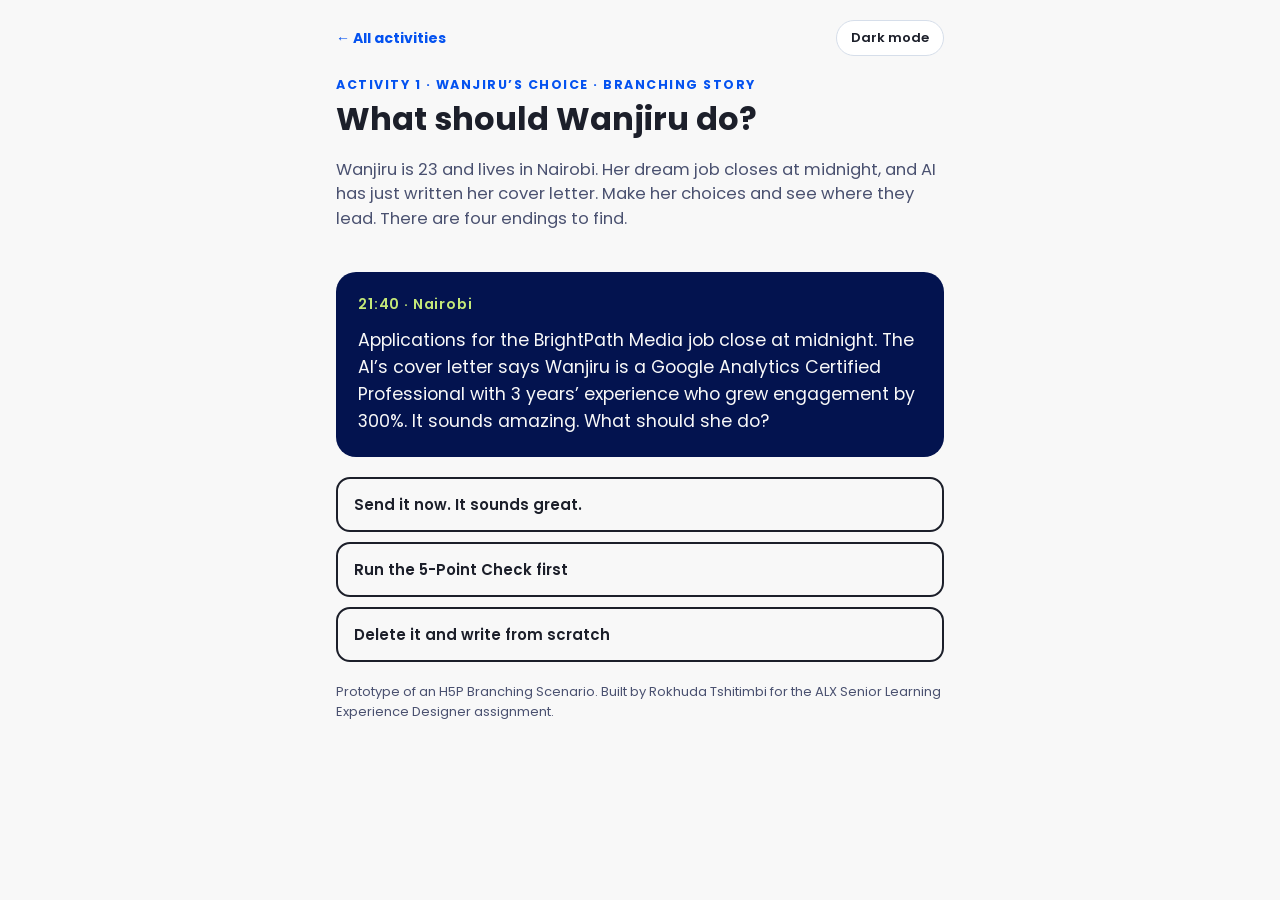
<file: wanjirus-choice.html>
<!doctype html>
<html lang="en-GB">
<head>
<meta charset="utf-8">
<meta name="viewport" content="width=device-width, initial-scale=1">
<title>Wanjiru’s Choice · The 5-Point Check</title>
<link rel="stylesheet" href="https://fonts.googleapis.com/css2?family=Poppins:wght@400;500;600;700&display=swap">
<style>
/* The 5-Point Check prototypes: shared tokens and components.
   Layout: one phone-width column; cards stack; results close each activity. */
/* ALX brand palette (brand.alxafrica.com): Deep Navy, Twilight Blue, CTA Purple, Lime Green, Icy Blue, Pale Sky, Jasmine Yellow */
:root{
  --bg:#F8F8F8; --surface:#FFFFFF; --fg:#1C1F2A; --muted:#4A5170; --line:#D6DEEA;
  --accent:#0452F0; --accent-soft:#EBF6FF; --cta:#5F3DC4;
  --ok:#02803F; --ok-soft:#EEF8D9; --warn:#6B4E00; --warn-soft:#FDE791; --warn-line:#EAB308;
  --ink:#03134F; --on-ink:#F8F8F8; --on-ink-muted:#C5E5FF; --warm:#C4E878;
  --display:"Poppins", Arial, sans-serif; --body:"Poppins", Arial, sans-serif;
}
@media (prefers-color-scheme: dark){:root:not([data-theme="light"]){
  --bg:#03134F; --surface:#0A1D63; --fg:#F8F8F8; --muted:#C5E5FF; --line:#22388A;
  --accent:#C5E5FF; --accent-soft:#13287A; --cta:#B9A6F5;
  --ok:#C4E878; --ok-soft:#1B3A2E; --warn:#FDE791; --warn-soft:#3B3313; --warn-line:#EAB308;
  --ink:#010A30; --on-ink:#F8F8F8; --on-ink-muted:#C5E5FF; --warm:#C4E878; color-scheme:dark}}
:root[data-theme="dark"]{
  --bg:#03134F; --surface:#0A1D63; --fg:#F8F8F8; --muted:#C5E5FF; --line:#22388A;
  --accent:#C5E5FF; --accent-soft:#13287A; --cta:#B9A6F5;
  --ok:#C4E878; --ok-soft:#1B3A2E; --warn:#FDE791; --warn-soft:#3B3313; --warn-line:#EAB308;
  --ink:#010A30; --on-ink:#F8F8F8; --on-ink-muted:#C5E5FF; --warm:#C4E878; color-scheme:dark}

*{box-sizing:border-box}
[hidden]{display:none!important}
body{margin:0;background:var(--bg);color:var(--fg);font-family:var(--body);font-size:16px;line-height:1.5}
.wrap{max-width:640px;margin:0 auto;padding-block:20px 48px;padding-left:max(16px,env(safe-area-inset-left,0px));padding-right:max(16px,env(safe-area-inset-right,0px));display:flex;flex-direction:column;gap:20px}
.top{display:flex;justify-content:space-between;align-items:center;gap:12px;min-height:36px}
.back{font-weight:700;font-size:14px;color:var(--accent);text-decoration:none}
.back:hover{text-decoration:underline}
.theme{font:600 13px var(--body);padding:7px 14px;border-radius:99px;border:1.5px solid var(--line);background:var(--surface);color:var(--fg);cursor:pointer}
.eyebrow{font-size:12.5px;font-weight:700;letter-spacing:.12em;text-transform:uppercase;color:var(--accent);margin:0}
h1{font-family:var(--display);font-size:clamp(26px,6vw,32px);line-height:1.15;margin:6px 0 0;text-wrap:balance}
h2{font-family:var(--display);font-size:22px;line-height:1.2;margin:0;text-wrap:balance}
.intro{margin:0;color:var(--muted);font-size:16.5px}
.card{background:var(--surface);border:1px solid var(--line);border-radius:16px;padding:16px;display:flex;flex-direction:column;gap:12px;min-width:0}
details.facts{background:var(--ok-soft);border-radius:16px;padding:14px 18px}
details.facts summary{font-family:var(--display);font-weight:600;color:var(--ok);cursor:pointer}
details.facts ul{margin:10px 0 2px;padding-left:20px;display:grid;gap:4px}
.progress{display:flex;align-items:center;gap:12px;font-size:14px;color:var(--muted);font-variant-numeric:tabular-nums}
.bar{flex:1;height:8px;border-radius:99px;background:var(--line);overflow:hidden}
.bar i{display:block;height:100%;width:0;background:var(--accent);transition:width .3s}
.btn{font:600 15px var(--body);padding:11px 18px;border-radius:99px;border:2px solid var(--fg);background:transparent;color:var(--fg);cursor:pointer;text-align:center}
.btn:hover:not(:disabled){background:var(--accent-soft)}
.btn.primary{background:var(--cta);color:#FFFFFF;border-color:var(--cta)}
.btn.primary:hover:not(:disabled){background:var(--cta);opacity:.9}
.btn:disabled{cursor:default;opacity:.45}
.btn.chosen{opacity:1;background:var(--fg);color:var(--bg)}
.btn:focus-visible,.theme:focus-visible,.back:focus-visible,a:focus-visible,button:focus-visible{outline:3px solid var(--accent);outline-offset:2px}
.fb{border-radius:12px;padding:12px 14px;font-size:15px;display:flex;flex-direction:column;gap:4px}
.fb.right{background:var(--ok-soft)} .fb.wrong{background:var(--warn-soft)}
.fb strong{font-family:var(--display);font-weight:600}
.fb.right strong{color:var(--ok)} .fb.wrong strong{color:var(--warn)}
.tag{align-self:flex-start;font-size:12px;font-weight:700;letter-spacing:.06em;text-transform:uppercase;color:var(--muted)}
.result{background:var(--ink);color:var(--on-ink);border-radius:20px;padding:22px;display:flex;flex-direction:column;gap:10px}
.result .eyebrow{color:var(--warm)}
.result h2{color:var(--on-ink)}
.result p{margin:0;color:var(--on-ink-muted)}
.score{font-family:var(--display);font-size:44px;font-weight:700;line-height:1;font-variant-numeric:tabular-nums}
.again{align-self:flex-start;font:600 15px var(--body);padding:10px 22px;border-radius:99px;border:0;background:var(--warm);color:#03134F;cursor:pointer}
footer{font-size:13px;color:var(--muted)}
@media (prefers-reduced-motion:reduce){*{transition:none!important;scroll-behavior:auto!important}}
</style>
<script>
// Light/dark toggle. Follows the device setting until the learner chooses.
(function(){
  var root = document.documentElement;
  try { var saved = localStorage.getItem("theme"); if (saved) root.setAttribute("data-theme", saved); } catch(e) {}
  function current(){
    var t = root.getAttribute("data-theme");
    if (t) return t;
    return matchMedia("(prefers-color-scheme: dark)").matches ? "dark" : "light";
  }
  function label(btn){
    var next = current() === "dark" ? "light" : "dark";
    btn.textContent = next === "dark" ? "Dark mode" : "Light mode";
    btn.setAttribute("aria-label", "Switch to " + next + " mode");
  }
  document.addEventListener("DOMContentLoaded", function(){
    var btn = document.getElementById("theme");
    if (!btn) return;
    label(btn);
    btn.addEventListener("click", function(){
      var next = current() === "dark" ? "light" : "dark";
      root.setAttribute("data-theme", next);
      try { localStorage.setItem("theme", next); } catch(e) {}
      label(btn);
    });
  });
})();
</script>
<style>
.scene{background:var(--ink);color:var(--on-ink);border-radius:20px;padding:22px;display:flex;flex-direction:column;gap:12px}
.clock{font-family:var(--display);font-weight:600;font-size:14px;letter-spacing:.06em;color:var(--warm);margin:0}
.scene p.text{margin:0;font-size:17.5px;line-height:1.55;color:var(--on-ink)}
.choices{display:flex;flex-direction:column;gap:10px}
.choices .btn{text-align:left;border-radius:14px;padding:14px 16px}
.ending{display:flex;flex-direction:column;gap:10px}
.badge{align-self:flex-start;font-size:12.5px;font-weight:700;letter-spacing:.08em;text-transform:uppercase;padding:4px 12px;border-radius:99px}
.badge.best{background:var(--ok-soft);color:var(--ok)}
.badge.ok{background:#FDE791;color:#5C4300}
.badge.miss{background:var(--warn-soft);color:var(--warn)}
.lesson{margin:0;font-size:15.5px;border-left:3px solid var(--cta);padding:2px 0 2px 12px}
.found{font-size:14px;color:var(--muted);font-variant-numeric:tabular-nums;margin:0}
.path{display:flex;flex-wrap:wrap;gap:6px;margin:0;padding:0;list-style:none}
.path li{font-size:12.5px;font-weight:600;background:var(--surface);border:1px solid var(--line);border-radius:99px;padding:3px 10px;color:var(--muted)}
.row2{display:flex;gap:10px;flex-wrap:wrap}
</style>
</head>
<body>
<main class="wrap">
  <div class="top"><a class="back" href="index.html">← All activities</a><button class="theme" id="theme" type="button">Dark mode</button></div>
  <header>
    <p class="eyebrow">Activity 1 · Wanjiru’s choice · Branching story</p>
    <h1>What should Wanjiru do?</h1>
  </header>
  <p class="intro">Wanjiru is 23 and lives in Nairobi. Her dream job closes at midnight, and AI has just written her cover letter. Make her choices and see where they lead. There are four endings to find.</p>
  <ol class="path" id="path" aria-label="Your choices so far"></ol>
  <section class="scene" aria-live="polite">
    <p class="clock" id="clock"></p>
    <p class="text" id="text"></p>
  </section>
  <div class="choices" id="choices"></div>
  <section class="card ending" id="ending" hidden aria-live="polite">
    <span class="badge" id="badge"></span>
    <h2 id="etitle"></h2>
    <p class="lesson" id="lesson"></p>
    <p class="found" id="found"></p>
    <div class="row2"><button class="btn primary" id="restart" type="button">Try another path</button></div>
  </section>
  <footer>Prototype of an H5P Branching Scenario. Built by Rokhuda Tshitimbi for the ALX Senior Learning Experience Designer assignment.</footer>
</main>
<script>
const N = {
  start:{clock:"21:40 · Nairobi", text:"Applications for the BrightPath Media job close at midnight. The AI’s cover letter says Wanjiru is a Google Analytics Certified Professional with 3 years’ experience who grew engagement by 300%. It sounds amazing. What should she do?",
    ch:[["Send it now. It sounds great.","sent"],["Run the 5-Point Check first","checked"],["Delete it and write from scratch","scratch"]]},
  sent:{clock:"A week later · The interview", text:"She sent it at 21:42 and got the interview. The first question: “Tell us about your Google Analytics certification.” What does she say?",
    ch:[["Admit she’s still completing the course","endHonest"],["Describe the course as if she finished it","endBluff"]]},
  checked:{clock:"21:55 · Nairobi", text:"Ten minutes of checking. She cuts the certificate, changes 3 years to about one, swaps 300% for her real 40%, drops a made-up award and writes the start date in full. The letter is shorter, and true. Now what?",
    ch:[["Send it","endBest"],["Ask the AI to make it sound more impressive","polish"]]},
  polish:{clock:"22:05 · Nairobi", text:"The new version is glossy again, and the certificate is back, now called “Advanced”.",
    ch:[["Run the check again and remove it","endBest"],["Send it. It’s late.","sent"]]},
  scratch:{clock:"23:58 · Nairobi", text:"She deleted the draft at 21:45 and started again, writing every word herself. Two minutes before the deadline, she’s still polishing the second paragraph.",
    ch:[["Submit what she has","endRushed"]]},
  endBest:{end:"best", label:"Best ending", title:"She talks about her real 40% with confidence", text:"In the interview, the panel asks how she grew the salon’s page. She has real examples, and they want to hear more.", lesson:"Checked work is work you can talk about. A real 40% beats a fake 300%."},
  endHonest:{end:"ok", label:"Partly recovered", title:"Honest in the room, but doubt was already there", text:"The panel appreciates her honesty, but now they wonder what else in the letter isn’t true.", lesson:"Honesty helped, but checking before sending would have avoided the doubt. The Facts check catches this."},
  endBluff:{end:"miss", label:"Trust lost", title:"A follow-up question she can’t answer", text:"The interviewer asks something only a certified person would know. The silence says it all.", lesson:"Never send a claim you can’t explain. The Facts and Figures checks catch this."},
  endRushed:{end:"ok", label:"Rushed", title:"Submitted at 23:59, not her best", text:"Her letter is honest but has two typos and no closing paragraph.", lesson:"AI wasn’t the problem. AI plus a five-minute check would have given her a strong, honest letter in time."}
};
const ENDS = Object.keys(N).filter(k => N[k].end);
const found = new Set();
let trail = [];
const $ = id => document.getElementById(id);
function go(key){
  const n = N[key];
  if (n.end){
    found.add(key);
    $("choices").innerHTML = "";
    $("clock").textContent = "The ending";
    $("text").textContent = n.text;
    $("badge").textContent = n.label;
    $("badge").className = "badge " + n.end;
    $("etitle").textContent = n.title;
    $("lesson").textContent = n.lesson;
    $("found").textContent = `Endings found: ${found.size} of ${ENDS.length}`;
    $("restart").textContent = found.size === ENDS.length ? "Play again" : "Try another path";
    $("ending").hidden = false;
    $("restart").focus();
    return;
  }
  $("ending").hidden = true;
  $("clock").textContent = n.clock;
  $("text").textContent = n.text;
  $("choices").innerHTML = n.ch.map(([label, to]) => `<button class="btn" type="button" data-to="${to}" data-label="${label}">${label}</button>`).join("");
}
$("choices").addEventListener("click", e => {
  const b = e.target.closest("button[data-to]"); if (!b) return;
  trail.push(b.dataset.label);
  $("path").innerHTML = trail.map(t => `<li>${t}</li>`).join("");
  go(b.dataset.to);
});
$("restart").addEventListener("click", () => { trail = []; $("path").innerHTML = ""; go("start"); window.scrollTo(0,0); });
go("start");
</script>
</body>
</html>
</file>
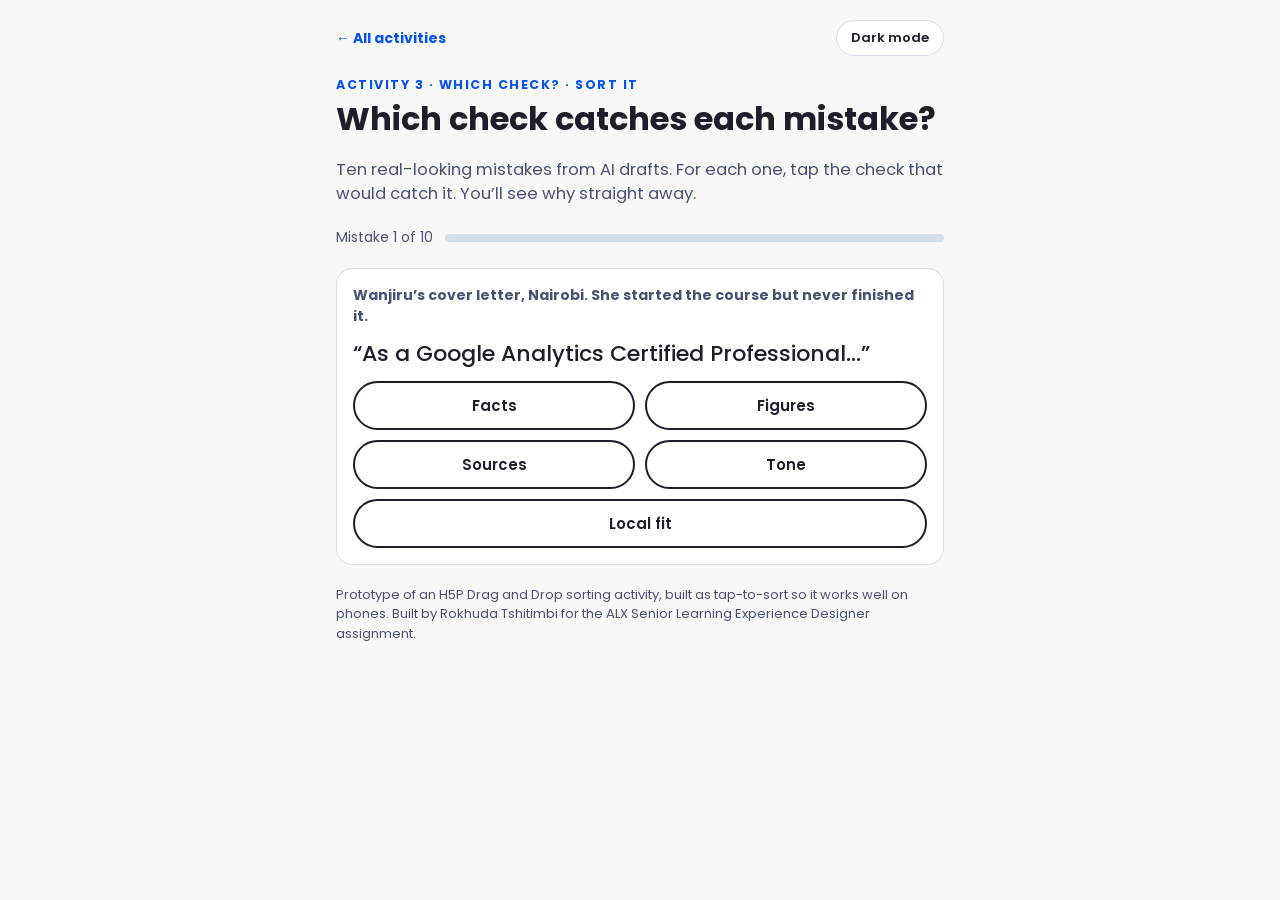
<file: which-check.html>
<!doctype html>
<html lang="en-GB">
<head>
<meta charset="utf-8">
<meta name="viewport" content="width=device-width, initial-scale=1">
<title>Which Check? · The 5-Point Check</title>
<link rel="stylesheet" href="https://fonts.googleapis.com/css2?family=Poppins:wght@400;500;600;700&display=swap">
<style>
/* The 5-Point Check prototypes: shared tokens and components.
   Layout: one phone-width column; cards stack; results close each activity. */
/* ALX brand palette (brand.alxafrica.com): Deep Navy, Twilight Blue, CTA Purple, Lime Green, Icy Blue, Pale Sky, Jasmine Yellow */
:root{
  --bg:#F8F8F8; --surface:#FFFFFF; --fg:#1C1F2A; --muted:#4A5170; --line:#D6DEEA;
  --accent:#0452F0; --accent-soft:#EBF6FF; --cta:#5F3DC4;
  --ok:#02803F; --ok-soft:#EEF8D9; --warn:#6B4E00; --warn-soft:#FDE791; --warn-line:#EAB308;
  --ink:#03134F; --on-ink:#F8F8F8; --on-ink-muted:#C5E5FF; --warm:#C4E878;
  --display:"Poppins", Arial, sans-serif; --body:"Poppins", Arial, sans-serif;
}
@media (prefers-color-scheme: dark){:root:not([data-theme="light"]){
  --bg:#03134F; --surface:#0A1D63; --fg:#F8F8F8; --muted:#C5E5FF; --line:#22388A;
  --accent:#C5E5FF; --accent-soft:#13287A; --cta:#B9A6F5;
  --ok:#C4E878; --ok-soft:#1B3A2E; --warn:#FDE791; --warn-soft:#3B3313; --warn-line:#EAB308;
  --ink:#010A30; --on-ink:#F8F8F8; --on-ink-muted:#C5E5FF; --warm:#C4E878; color-scheme:dark}}
:root[data-theme="dark"]{
  --bg:#03134F; --surface:#0A1D63; --fg:#F8F8F8; --muted:#C5E5FF; --line:#22388A;
  --accent:#C5E5FF; --accent-soft:#13287A; --cta:#B9A6F5;
  --ok:#C4E878; --ok-soft:#1B3A2E; --warn:#FDE791; --warn-soft:#3B3313; --warn-line:#EAB308;
  --ink:#010A30; --on-ink:#F8F8F8; --on-ink-muted:#C5E5FF; --warm:#C4E878; color-scheme:dark}

*{box-sizing:border-box}
[hidden]{display:none!important}
body{margin:0;background:var(--bg);color:var(--fg);font-family:var(--body);font-size:16px;line-height:1.5}
.wrap{max-width:640px;margin:0 auto;padding-block:20px 48px;padding-left:max(16px,env(safe-area-inset-left,0px));padding-right:max(16px,env(safe-area-inset-right,0px));display:flex;flex-direction:column;gap:20px}
.top{display:flex;justify-content:space-between;align-items:center;gap:12px;min-height:36px}
.back{font-weight:700;font-size:14px;color:var(--accent);text-decoration:none}
.back:hover{text-decoration:underline}
.theme{font:600 13px var(--body);padding:7px 14px;border-radius:99px;border:1.5px solid var(--line);background:var(--surface);color:var(--fg);cursor:pointer}
.eyebrow{font-size:12.5px;font-weight:700;letter-spacing:.12em;text-transform:uppercase;color:var(--accent);margin:0}
h1{font-family:var(--display);font-size:clamp(26px,6vw,32px);line-height:1.15;margin:6px 0 0;text-wrap:balance}
h2{font-family:var(--display);font-size:22px;line-height:1.2;margin:0;text-wrap:balance}
.intro{margin:0;color:var(--muted);font-size:16.5px}
.card{background:var(--surface);border:1px solid var(--line);border-radius:16px;padding:16px;display:flex;flex-direction:column;gap:12px;min-width:0}
details.facts{background:var(--ok-soft);border-radius:16px;padding:14px 18px}
details.facts summary{font-family:var(--display);font-weight:600;color:var(--ok);cursor:pointer}
details.facts ul{margin:10px 0 2px;padding-left:20px;display:grid;gap:4px}
.progress{display:flex;align-items:center;gap:12px;font-size:14px;color:var(--muted);font-variant-numeric:tabular-nums}
.bar{flex:1;height:8px;border-radius:99px;background:var(--line);overflow:hidden}
.bar i{display:block;height:100%;width:0;background:var(--accent);transition:width .3s}
.btn{font:600 15px var(--body);padding:11px 18px;border-radius:99px;border:2px solid var(--fg);background:transparent;color:var(--fg);cursor:pointer;text-align:center}
.btn:hover:not(:disabled){background:var(--accent-soft)}
.btn.primary{background:var(--cta);color:#FFFFFF;border-color:var(--cta)}
.btn.primary:hover:not(:disabled){background:var(--cta);opacity:.9}
.btn:disabled{cursor:default;opacity:.45}
.btn.chosen{opacity:1;background:var(--fg);color:var(--bg)}
.btn:focus-visible,.theme:focus-visible,.back:focus-visible,a:focus-visible,button:focus-visible{outline:3px solid var(--accent);outline-offset:2px}
.fb{border-radius:12px;padding:12px 14px;font-size:15px;display:flex;flex-direction:column;gap:4px}
.fb.right{background:var(--ok-soft)} .fb.wrong{background:var(--warn-soft)}
.fb strong{font-family:var(--display);font-weight:600}
.fb.right strong{color:var(--ok)} .fb.wrong strong{color:var(--warn)}
.tag{align-self:flex-start;font-size:12px;font-weight:700;letter-spacing:.06em;text-transform:uppercase;color:var(--muted)}
.result{background:var(--ink);color:var(--on-ink);border-radius:20px;padding:22px;display:flex;flex-direction:column;gap:10px}
.result .eyebrow{color:var(--warm)}
.result h2{color:var(--on-ink)}
.result p{margin:0;color:var(--on-ink-muted)}
.score{font-family:var(--display);font-size:44px;font-weight:700;line-height:1;font-variant-numeric:tabular-nums}
.again{align-self:flex-start;font:600 15px var(--body);padding:10px 22px;border-radius:99px;border:0;background:var(--warm);color:#03134F;cursor:pointer}
footer{font-size:13px;color:var(--muted)}
@media (prefers-reduced-motion:reduce){*{transition:none!important;scroll-behavior:auto!important}}
</style>
<script>
// Light/dark toggle. Follows the device setting until the learner chooses.
(function(){
  var root = document.documentElement;
  try { var saved = localStorage.getItem("theme"); if (saved) root.setAttribute("data-theme", saved); } catch(e) {}
  function current(){
    var t = root.getAttribute("data-theme");
    if (t) return t;
    return matchMedia("(prefers-color-scheme: dark)").matches ? "dark" : "light";
  }
  function label(btn){
    var next = current() === "dark" ? "light" : "dark";
    btn.textContent = next === "dark" ? "Dark mode" : "Light mode";
    btn.setAttribute("aria-label", "Switch to " + next + " mode");
  }
  document.addEventListener("DOMContentLoaded", function(){
    var btn = document.getElementById("theme");
    if (!btn) return;
    label(btn);
    btn.addEventListener("click", function(){
      var next = current() === "dark" ? "light" : "dark";
      root.setAttribute("data-theme", next);
      try { localStorage.setItem("theme", next); } catch(e) {}
      label(btn);
    });
  });
})();
</script>
<style>
.ctx{margin:0;font-size:14px;font-weight:700;color:var(--muted)}
.quote{margin:0;font-family:var(--display);font-size:22px;line-height:1.35;font-weight:500}
.checks{display:grid;grid-template-columns:repeat(2,minmax(0,1fr));gap:10px}
.checks .btn:last-child{grid-column:span 2}
.btn.correct{opacity:1;border-color:var(--ok);background:var(--ok-soft);color:var(--fg)}
.btn.missed{opacity:1;border-color:var(--warn-line);background:var(--warn-soft);color:var(--fg)}
.next{align-self:flex-end}
.tally{display:flex;flex-direction:column;gap:8px;margin-top:4px}
.row{display:grid;grid-template-columns:90px 1fr 44px;gap:10px;align-items:center;font-size:14px;color:var(--on-ink);font-variant-numeric:tabular-nums}
.row .track{height:10px;border-radius:99px;background:rgba(255,255,255,.18);overflow:hidden}
.row .track i{display:block;height:100%;background:var(--warm)}
</style>
</head>
<body>
<main class="wrap">
  <div class="top"><a class="back" href="index.html">← All activities</a><button class="theme" id="theme" type="button">Dark mode</button></div>
  <header>
    <p class="eyebrow">Activity 3 · Which check? · Sort it</p>
    <h1>Which check catches each mistake?</h1>
  </header>
  <p class="intro">Ten real-looking mistakes from AI drafts. For each one, tap the check that would catch it. You’ll see why straight away.</p>
  <div class="progress"><span id="count">Mistake 1 of 10</span><div class="bar" aria-hidden="true"><i id="fill"></i></div></div>
  <section class="card" id="stage" aria-live="polite">
    <p class="ctx" id="ctx"></p>
    <p class="quote" id="quote"></p>
    <div class="checks" id="checks" role="group" aria-label="Choose a check"></div>
    <div class="fb" id="fb" hidden></div>
    <button class="btn primary next" id="next" type="button" hidden>Next mistake</button>
  </section>
  <section class="result" id="result" hidden aria-live="polite">
    <p class="eyebrow">Your result</p>
    <div class="score" id="score"></div>
    <h2 id="band"></h2>
    <p id="advice"></p>
    <div class="tally" id="tally"></div>
    <button class="again" id="again" type="button">Try again</button>
  </section>
  <footer>Prototype of an H5P Drag and Drop sorting activity, built as tap-to-sort so it works well on phones. Built by Rokhuda Tshitimbi for the ALX Senior Learning Experience Designer assignment.</footer>
</main>
<script>
const CHECKS = ["Facts","Figures","Sources","Tone","Local fit"];
const ITEMS = [
  {x:"Wanjiru’s cover letter, Nairobi. She started the course but never finished it.", q:"“As a Google Analytics Certified Professional…”", a:"Facts", w:"It isn’t true about her. AI adds impressive skills because they sound good."},
  {x:"Kofi’s customer reply, Kumasi. Two items at GH₵85 plus GH₵20 delivery.", q:"“Total: GH₵170”", a:"Figures", w:"2 × 85 + 20 is GH₵190. Always redo the sum."},
  {x:"Aline’s email to her manager, Kigali.", q:"“In line with the RDB 2026 Intern Reporting Guidelines…”", a:"Sources", w:"No such guideline exists. A real organisation’s name doesn’t make a claim real."},
  {x:"Wanjiru’s cover letter. She’s 23 and this is her first job application.", q:"“I am thrilled to leverage my skills to drive synergy.”", a:"Tone", w:"She’d never say this out loud. Write it the way you’d say it."},
  {x:"Wanjiru’s cover letter, Nairobi.", q:"“My salary expectation is $2,000 per month.”", a:"Local fit", w:"A Nairobi employer expects Kenyan shillings, not dollars."},
  {x:"Aline’s email. Three of ten sections are done.", q:"“The report is about 60% complete.”", a:"Figures", w:"3 of 10 is 30%. Numbers inside one sentence should agree."},
  {x:"Kofi’s product description for his shea butter.", q:"“Cold-pressed from the seeds of the baobab tree.”", a:"Facts", w:"Shea butter comes from shea nuts. AI mixes up similar-sounding facts."},
  {x:"A job-seeker’s LinkedIn profile, Lagos.", q:"“A 2025 McKinsey study shows 92% of Nigerian employers hire only through LinkedIn.”", a:"Sources", w:"Can’t find the study in two minutes? Assume it doesn’t exist, and cut it."},
  {x:"Kofi’s reply to a customer on WhatsApp.", q:"“Kindly remit payment via M-Pesa.”", a:"Local fit", w:"M-Pesa is mainly East African. In Ghana, customers expect mobile money such as MoMo."},
  {x:"Aline’s email explaining a delay.", q:"“I hope this email finds you well. Please do not hesitate to reach out.”", a:"Tone", w:"Stiff filler buries the update. Say what’s late, why, and when it will be done."}
];
let idx = 0, picks = [];
const $ = id => document.getElementById(id);
function show(){
  const it = ITEMS[idx];
  $("count").textContent = `Mistake ${idx+1} of ${ITEMS.length}`;
  $("fill").style.width = (idx/ITEMS.length*100) + "%";
  $("ctx").textContent = it.x;
  $("quote").textContent = it.q;
  $("checks").innerHTML = CHECKS.map(c => `<button class="btn" type="button" data-c="${c}">${c}</button>`).join("");
  $("fb").hidden = true; $("next").hidden = true;
}
function choose(c){
  if (picks[idx] !== undefined) return;
  const it = ITEMS[idx], ok = c === it.a;
  picks[idx] = c;
  $("checks").querySelectorAll("button").forEach(b => {
    b.disabled = true;
    if (b.dataset.c === it.a) b.classList.add("correct");
    else if (b.dataset.c === c) b.classList.add("missed");
  });
  const fb = $("fb");
  fb.className = "fb " + (ok ? "right" : "wrong");
  fb.innerHTML = `<strong>${ok ? "Spot on." : "Not quite. It’s " + it.a + "."}</strong><span>${it.w}</span>`;
  fb.hidden = false;
  $("next").textContent = idx === ITEMS.length - 1 ? "See my result" : "Next mistake";
  $("next").hidden = false;
  $("next").focus();
}
function finish(){
  $("stage").hidden = true;
  $("fill").style.width = "100%";
  $("count").textContent = `All ${ITEMS.length} done`;
  const right = ITEMS.filter((it,i) => picks[i] === it.a).length;
  const per = CHECKS.map(c => { const all = ITEMS.filter(it => it.a === c); return {c, n: all.length, r: all.filter(it => picks[ITEMS.indexOf(it)] === c).length}; });
  $("score").textContent = `${right} / ${ITEMS.length}`;
  const weak = per.filter(p => p.r < p.n).map(p => p.c);
  $("band").textContent = right >= 9 ? "You know your checks." : right >= 6 ? "Good instincts." : "Worth another go.";
  $("advice").textContent = weak.length ? `Checks to practise: ${weak.join(", ")}.` : "You placed every mistake correctly. Try the Error Hunt next.";
  $("tally").innerHTML = per.map(p => `<div class="row"><span>${p.c}</span><span class="track"><i style="width:${p.r/p.n*100}%"></i></span><span>${p.r}/${p.n}</span></div>`).join("");
  $("result").hidden = false;
  $("result").scrollIntoView({block:"nearest"});
}
$("checks").addEventListener("click", e => { const b = e.target.closest("button[data-c]"); if (b) choose(b.dataset.c); });
$("next").addEventListener("click", () => { if (idx < ITEMS.length - 1){ idx++; show(); $("quote").focus?.(); } else finish(); });
$("again").addEventListener("click", () => { idx = 0; picks = []; $("result").hidden = true; $("stage").hidden = false; show(); });
show();
</script>
</body>
</html>
</file>
